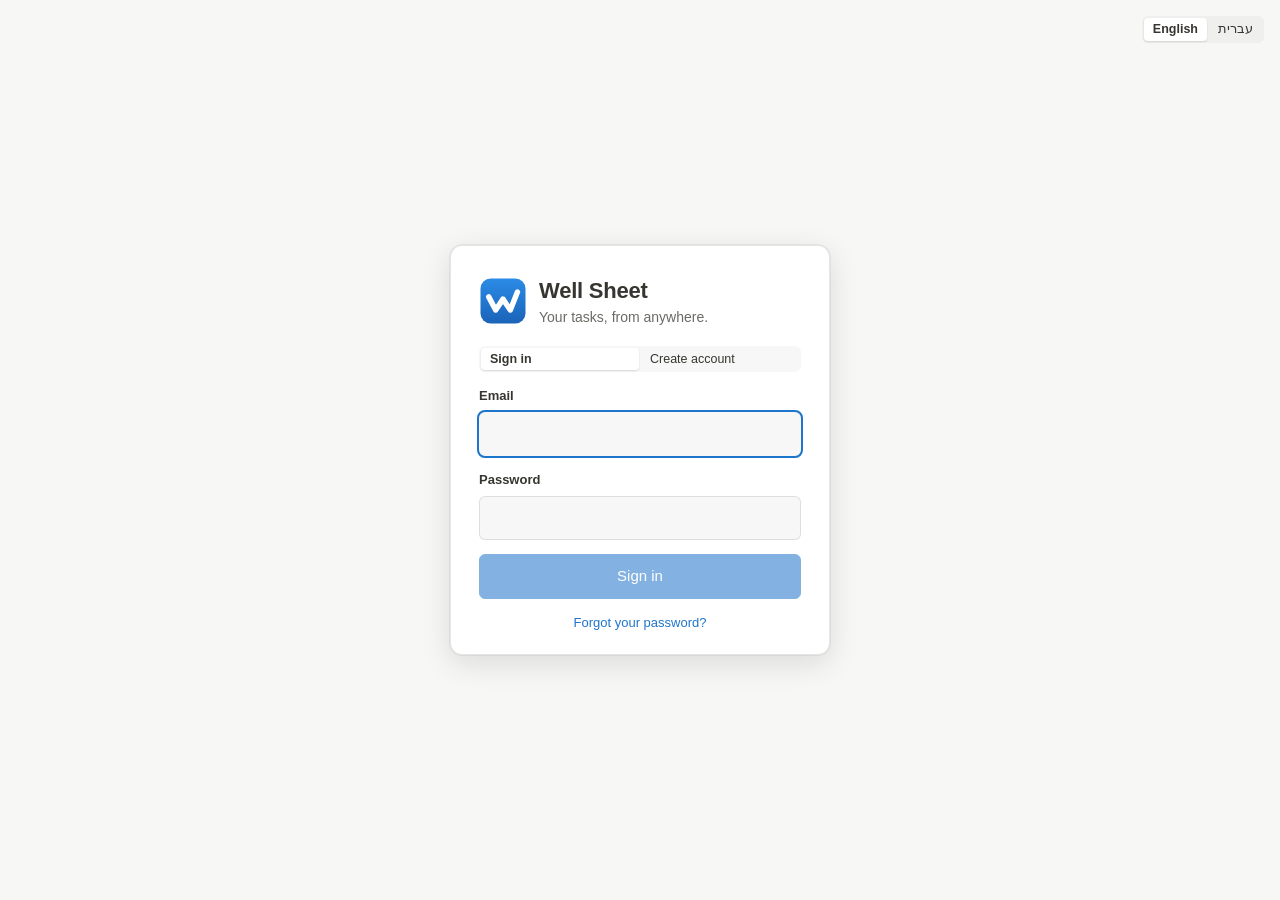
<file: index.html>
<!doctype html>
<html lang="en">
  <head>
    <meta charset="UTF-8" />
    <meta name="viewport" content="width=device-width, initial-scale=1.0" />
    <meta name="robots" content="noindex" />
    <title>Well Sheet</title>
    <link rel="icon" type="image/png" sizes="32x32" href="./favicon-32.png" />
    <link rel="icon" type="image/svg+xml" href="./icon.svg" />
    <script type="module" crossorigin src="./assets/index-DoJhW1lB.js"></script>
    <link rel="stylesheet" crossorigin href="./assets/index-B-pT5W2z.css">
  </head>
  <body>
    <div id="root"></div>
  </body>
</html>
</file>
<file: assets/index-B-pT5W2z.css>
:root{--bg:#fff;--bg-side:#f7f7f5;--bg-hover:#37352f0f;--bg-active:#37352f1a;--bg-card:#fff;--bg-input:#37352f0a;--text:#37352f;--muted:#6b6a65;--border:#37352f21;--accent:#1f75cb;--accent-soft:#2383e21f;--danger:#e03e3e;--warn:#b45309;--warn-soft:#d9730d1f;--ok:#0f7b6c;--shadow:0 8px 30px #0f0f0f1f, 0 0 0 1px #0f0f0f0d;--radius:6px;--lightningcss-light:initial;--lightningcss-dark: ;color-scheme:light}:root[data-theme=dark]{--bg:#191919;--bg-side:#202020;--bg-hover:#ffffff0e;--bg-active:#ffffff1a;--bg-card:#252525;--bg-input:#ffffff0e;--text:#e6e6e4;--muted:#9b9a97;--border:#ffffff1a;--accent:#529cca;--accent-soft:#529cca2e;--danger:#ff7369;--warn:#ffa344;--warn-soft:#ffa34424;--ok:#4dab9a;--shadow:0 8px 30px #00000080, 0 0 0 1px #ffffff0f;--lightningcss-light: ;--lightningcss-dark:initial;color-scheme:dark}*{box-sizing:border-box}html,body,#root{height:100%;margin:0}body{background:var(--bg);color:var(--text);-webkit-font-smoothing:antialiased;font:14px/1.5 Segoe UI,-apple-system,BlinkMacSystemFont,Helvetica Neue,Arial,Noto Sans Hebrew,sans-serif;overflow:hidden}button,input,select,textarea{font:inherit;color:inherit}button{cursor:pointer;background:0 0;border:0;padding:0}input,select,textarea{background:var(--bg-input);border:1px solid var(--border);border-radius:var(--radius);outline:none;padding:4px 8px}input:focus,select:focus,textarea:focus{border-color:var(--accent);box-shadow:0 0 0 2px var(--accent-soft)}select option{background:var(--bg-card);color:var(--text)}code{background:var(--bg-input);word-break:break-all;border-radius:4px;padding:1px 5px;font-family:Consolas,Cascadia Mono,monospace;font-size:12px}.user-text{unicode-bidi:plaintext}[dir=ltr] .user-text{text-align:left}[dir=rtl] .user-text{text-align:right}[dir=ltr] input[dir=auto],[dir=ltr] textarea[dir=auto]{text-align:left}[dir=rtl] input[dir=auto],[dir=rtl] textarea[dir=auto]{text-align:right}bdi{unicode-bidi:isolate}.grow{flex:1;min-width:0}.muted{color:var(--muted)}.small{font-size:12px}.strong{font-weight:600}.hint{color:var(--muted);margin:2px 0 0;font-size:12.5px}.loading{height:100%;color:var(--muted);place-items:center;display:grid}.icon{vertical-align:-2px;flex:none}.icon-btn{width:24px;height:24px;color:var(--muted);border-radius:4px;flex:none;place-items:center;display:inline-grid}.icon-btn:hover{background:var(--bg-hover);color:var(--text)}.hover-only{opacity:0}:hover>.hover-only,:focus-within>.hover-only,.hover-only:focus-visible{opacity:1}.btn{border-radius:var(--radius);border:1px solid var(--border);background:var(--bg-card);white-space:nowrap;align-items:center;gap:6px;padding:5px 12px;display:inline-flex}.btn:hover{background:var(--bg-hover)}.btn.primary{background:var(--accent);border-color:var(--accent);color:#fff}.btn.primary:hover{filter:brightness(1.08)}.btn.ghost{background:0 0;border-color:#0000}.btn.small{padding:2px 8px;font-size:12.5px}.btn-group{gap:4px;display:flex}.link{color:var(--accent);text-align:start}.link:hover{text-decoration:underline}.app{height:100%;display:flex}.sidebar{background:var(--bg-side);border-inline-end:1px solid var(--border);flex-direction:column;flex:none;gap:4px;width:240px;padding:10px 8px;display:flex}.main{flex:1;min-width:0;overflow:auto}.brand{align-items:center;gap:8px;padding:6px 8px 10px;font-weight:600;display:flex}.logo{background:var(--text);width:22px;height:22px;color:var(--bg);border-radius:5px;place-items:center;font-size:13px;font-weight:700;display:inline-grid}.search{border-radius:var(--radius);background:var(--bg-input);color:var(--muted);align-items:center;gap:6px;margin-bottom:6px;padding:0 8px;display:flex}.search input{min-width:0;box-shadow:none;color:var(--text);background:0 0;border:0;flex:1;padding:5px 0}.nav-item,.side-item{text-align:start;width:100%;color:var(--text);border-radius:5px;align-items:center;gap:8px;min-height:28px;padding:4px 8px;display:flex;position:relative}.nav-item:hover,.side-item:hover{background:var(--bg-hover)}.nav-item.active,.side-item.active{background:var(--bg-active);font-weight:600}.nav-item .icon{color:var(--muted)}.count{color:var(--muted);font-size:12px;font-weight:400}.count.warn{color:var(--warn);font-weight:600}.side-scroll{flex:1;margin-top:10px;overflow:auto}.side-group{margin-bottom:12px}.side-title{color:var(--muted);align-items:center;padding:2px 8px;font-size:12px;font-weight:600;display:flex}.side-input,.inline-input{width:100%;margin:2px 0;padding:3px 8px}.side-bottom{border-top:1px solid var(--border);padding-top:6px}.dot{border:1px solid #0000;border-radius:3px;flex:none;width:9px;height:9px;display:inline-block}.hash{text-align:center;flex:none;width:12px;font-weight:700}.popover{inset-inline-end:4px;z-index:20;background:var(--bg-card);box-shadow:var(--shadow);border-radius:var(--radius);min-width:170px;padding:6px;font-weight:400;position:absolute;top:100%}.swatches{flex-wrap:wrap;gap:4px;padding:4px;display:flex}.swatch{border-radius:4px;width:18px;height:18px}.menu-item{text-align:start;border-radius:4px;width:100%;padding:5px 8px;display:block}.menu-item:hover{background:var(--bg-hover)}.menu-item.danger{color:var(--danger)}.main{container:main/inline-size}.view{max-width:1440px;margin:0;padding:clamp(16px,2.6vw,40px) clamp(16px,3.2vw,48px) 80px}.view.wide{max-width:none}.view-header{flex-wrap:wrap;align-items:flex-end;gap:12px;margin-bottom:18px;display:flex}.view-header h1{letter-spacing:-.01em;margin:0;font-size:30px;font-weight:700}.filter-bar{flex-wrap:wrap;align-items:center;gap:6px;display:flex}.filter-bar select{padding:3px 6px;font-size:12.5px}.filter-chip{background:var(--accent-soft);color:var(--accent);border-radius:999px;align-items:center;gap:2px;padding-inline:10px 2px;font-size:12.5px;display:inline-flex}.toggle{color:var(--muted);align-items:center;gap:6px;font-size:13px;display:inline-flex}.section{margin-top:22px}.section h2{border-bottom:1px solid var(--border);align-items:center;gap:8px;margin:0 0 4px;padding-bottom:6px;font-size:14px;font-weight:600;display:flex}.empty{color:var(--muted);text-align:center;padding:40px 0}.quick-add{color:var(--muted);border-radius:var(--radius);align-items:center;gap:8px;padding:4px 8px;display:flex}.quick-add:focus-within{background:var(--bg-input)}.quick-add input{box-shadow:none;color:var(--text);background:0 0;border:0;flex:1;padding:6px 0}.task-row{border-radius:var(--radius);cursor:pointer;border-bottom:1px solid var(--border);align-items:flex-start;gap:10px;padding:7px 8px;display:flex}.task-row:hover{background:var(--bg-hover)}.task-row.selected{background:var(--accent-soft)}.task-main{flex:1;min-width:0}.task-title{word-break:break-word}.is-done .task-title{color:var(--muted);text-decoration:line-through}.doing-dot{background:var(--accent);vertical-align:2px;border-radius:50%;width:7px;height:7px;margin-inline-end:6px;display:inline-block}.check{border:1.5px solid var(--muted);color:#fff;border-radius:4px;flex:none;place-items:center;width:20px;height:20px;margin-top:1px;display:grid}.check:hover{background:var(--bg-hover)}.check.checked{background:var(--accent);border-color:var(--accent)!important}.check.locked{color:var(--muted);border-style:dashed}.meta{color:var(--muted);flex-wrap:wrap;gap:4px 8px;margin-top:3px;font-size:12px;display:flex}.chip{align-items:center;gap:4px;display:inline-flex}.chip.danger{color:var(--danger)}.chip.accent{color:var(--accent)}.chip.warn{color:var(--warn)}.tag{border:1px solid #0000;border-radius:4px;align-items:center;padding:0 6px;font-size:12px;display:inline-flex}.archive-row{position:relative}.archive-date{inset-inline-end:10px;color:var(--muted);font-size:12px;position:absolute;top:8px}.project-header{font-size:16px!important}.month{text-transform:uppercase;letter-spacing:.04em;color:var(--muted);margin:14px 0 2px;font-size:12px;font-weight:600}.board{grid-template-columns:repeat(3,minmax(190px,1fr));align-items:start;gap:14px;display:grid}.column{background:var(--bg-side);border:2px solid #0000;border-radius:8px;min-height:200px;padding:8px}.column.over{border-color:var(--accent)}.column-head{align-items:center;gap:8px;padding:4px 4px 8px;display:flex}.status-pill{border-radius:4px;padding:1px 8px;font-size:12.5px;font-weight:500;display:inline-block}.status-pill.todo{background:#7877742e}.status-pill.doing{color:var(--accent);background:#2383e22e}.status-pill.done{color:var(--ok);background:#0f7b6c2e}.card{background:var(--bg-card);border-radius:var(--radius);box-shadow:0 1px 2px #0f0f0f14, 0 0 0 1px var(--border);cursor:grab;margin-top:6px;padding:8px 10px}.card:hover{box-shadow:0 2px 8px #0f0f0f1f, 0 0 0 1px var(--border)}.card.blocked{opacity:.75}.card-top{align-items:flex-start;gap:8px;display:flex}.column .quick-add{font-size:13px}.calendar{border-top:1px solid var(--border);border-inline-start:1px solid var(--border);grid-template-columns:repeat(7,1fr);display:grid}.cal-head{color:var(--muted);border-inline-end:1px solid var(--border);border-bottom:1px solid var(--border);padding:6px 8px;font-size:12px}.cal-cell{border-inline-end:1px solid var(--border);border-bottom:1px solid var(--border);min-height:112px;padding:4px;overflow:hidden}.cal-cell.other{background:var(--bg-side);color:var(--muted)}.cal-cell.over{background:var(--accent-soft)}.cal-day{justify-content:space-between;align-items:center;padding:0 2px 2px;font-size:12px;display:flex}.cal-cell.today .cal-day bdi{background:var(--danger);color:#fff;border-radius:999px;padding:0 6px;font-weight:600}.cal-task{background:var(--bg-card);box-shadow:0 0 0 1px var(--border);white-space:nowrap;text-overflow:ellipsis;cursor:pointer;unicode-bidi:plaintext;border-inline-start:3px solid;border-radius:4px;margin-bottom:2px;padding:2px 6px;font-size:12px;overflow:hidden}.cal-task.is-done{color:var(--muted);text-decoration:line-through}.cal-input{width:100%;padding:2px 4px;font-size:12px}.more{color:var(--muted);padding:0 4px;font-size:11px}.detail{border-inline-start:1px solid var(--border);background:var(--bg);flex:none;width:400px;padding:14px 20px 40px;overflow:auto}.detail-top{align-items:center;gap:8px;margin-bottom:8px;display:flex}.detail-title{resize:none;field-sizing:content;background:0 0;border:0;width:100%;padding:4px 0;font-size:22px;font-weight:700;box-shadow:none!important}.props{gap:4px;margin:6px 0 14px;display:grid}.field{align-items:flex-start;gap:8px;min-height:30px;display:flex}.field>label{width:96px;color:var(--muted);flex:none;padding-top:5px;font-size:13px}.field-body{flex-wrap:wrap;flex:1;align-items:center;gap:4px;min-width:0;display:flex}.field-body select,.field-body input[type=datetime-local]{padding:3px 6px;font-size:13px}.quick-btns{gap:4px;width:100%;display:flex}.interval{color:var(--muted);align-items:center;gap:4px;font-size:13px;display:inline-flex}.interval input{width:56px;padding:2px 6px}.seg{background:var(--bg-input);border-radius:var(--radius);flex-wrap:wrap;gap:2px;padding:2px;display:inline-flex}.seg button{border-radius:4px;align-items:center;gap:4px;padding:2px 9px;font-size:12.5px;display:inline-flex}.seg button.on{background:var(--bg-card);font-weight:600;box-shadow:0 1px 2px #0000001f}.tag-picker{flex-wrap:wrap;gap:4px;display:flex}.tag-picker .tag{cursor:pointer;border-color:currentColor}.tag-picker .tag.off{opacity:.6}.tag-input{width:100px;padding:1px 6px;font-size:12px}.detail h4{color:var(--muted);align-items:center;gap:6px;margin:18px 0 6px;font-size:13px;font-weight:600;display:flex}.notes{resize:vertical;field-sizing:content;width:100%;min-height:90px}.plain{background:0 0;border:0;flex:1;min-width:0;padding:3px 4px;box-shadow:none!important}.plain:focus{background:var(--bg-input)}.add-line{width:100%;color:var(--muted)}.subtask,.dep,.attachment{align-items:center;gap:6px;padding:1px 0;display:flex}.subtask.is-done .plain,.dep.is-done .link{color:var(--muted);text-decoration:line-through}.dep .link,.attachment .link{text-overflow:ellipsis;white-space:nowrap;flex:1;min-width:0;overflow:hidden}.dep-add{position:relative}.dep-options{z-index:10;background:var(--bg-card);box-shadow:var(--shadow);border-radius:var(--radius);max-height:240px;padding:4px;position:absolute;inset-inline:0;overflow:auto}.sub-label{color:var(--muted);margin-top:8px;font-size:12px}.timeline{gap:2px;font-size:13px;display:grid}.timeline details summary{cursor:pointer;color:var(--muted);font-size:12px}.event{padding:1px 0;font-size:12px}.card-section{border:1px solid var(--border);border-radius:8px;margin-bottom:18px;padding:6px 18px 14px}.card-section h2{margin:10px 0 6px;font-size:15px}.setting-row{border-bottom:1px solid var(--border);align-items:center;gap:16px;padding:10px 0;display:flex}.setting-row:last-of-type{border-bottom:0}.setting-control{flex:none;max-width:60%}.num{width:80px}.switch{width:18px;height:18px;accent-color:var(--accent)}.path-box{flex-wrap:wrap;justify-content:flex-end;align-items:center;gap:6px;display:flex}.button-row{flex-wrap:wrap;gap:8px;margin:10px 0 4px;display:flex}.backup-list{margin-top:8px;font-size:13px}.backup-list summary{cursor:pointer;color:var(--muted)}.backup-item{align-items:center;gap:10px;padding:3px 0;display:flex}.modal-backdrop{z-index:100;background:#0f0f0f73;place-items:center;display:grid;position:fixed;inset:0}.modal{background:var(--bg-card);box-shadow:var(--shadow);border-radius:10px;width:min(640px,92vw);max-height:80vh;padding:18px 22px;overflow:auto}.modal h3{align-items:center;gap:8px;margin:0 0 10px;display:flex}.reminder{border-top:1px solid var(--border);padding:10px 0}.reminder-title{font-size:16px;font-weight:600}.reminder-actions{flex-wrap:wrap;align-items:center;gap:6px;margin-top:8px;display:flex}.toasts{bottom:18px;z-index:200;gap:6px;display:grid;position:fixed;inset-inline-start:50%;transform:translate(-50%)}[dir=rtl] .toasts{transform:translate(50%)}.toast{color:#fff;box-shadow:var(--shadow);background:#2f2f2f;border-radius:8px;max-width:520px;padding:8px 14px;font-size:13px}.toast.error{background:var(--danger)}.toast-action{color:#8ec5ff;font:inherit;cursor:pointer;background:0 0;border:0;margin-inline-start:12px;padding:0;font-weight:600}.toast-action:hover{text-decoration:underline}.toast-action:focus-visible{outline-offset:2px;border-radius:3px;outline:2px solid #8ec5ff}.chevron{margin-top:1px;width:20px;height:20px;color:var(--muted);border-radius:4px;flex:none;place-items:center;margin-inline-end:-6px;display:inline-grid}.chevron:hover{background:var(--bg-active);color:var(--text)}.chevron.open{color:var(--text)}.chevron-space{flex:none;width:20px;margin-inline-end:-6px}.task-row[draggable=true]{cursor:pointer}.task-row.dragging{opacity:.4}.task-row.drop-before{box-shadow:inset 0 2px 0 var(--accent)}.task-row.drop-after{box-shadow:inset 0 -2px 0 var(--accent)}.task-row.drop-inside{background:var(--accent-soft);outline:2px solid var(--accent);outline-offset:-2px}.child-add{margin:2px 0}.group-drop.over{background:var(--accent-soft);border-radius:var(--radius)}.drop-zone{border:2px dashed var(--border);border-radius:var(--radius);color:var(--muted);text-align:center;margin-top:6px;padding:8px;font-size:13px}.progress-chip{color:var(--text)}.progress-chip.ok{color:var(--ok)}.progress{background:var(--bg-active);border-radius:3px;width:36px;height:5px;display:inline-block;overflow:hidden}.progress>span{background:var(--accent);height:100%;display:block}.progress-chip.ok .progress>span{background:var(--ok)}.parent-chip{color:var(--muted);max-width:220px}.parent-chip span{text-overflow:ellipsis;white-space:nowrap;overflow:hidden}.parent-chip:hover{color:var(--accent)}.breadcrumb{color:var(--muted);flex-wrap:wrap;align-items:center;gap:4px;font-size:12.5px;display:flex}.breadcrumb .link{color:var(--muted)}.breadcrumb .link:hover{color:var(--accent)}.child-tasks{gap:1px;display:grid}.child-task{align-items:center;gap:6px;padding:1px 0;display:flex}.child-task .link{text-overflow:ellipsis;white-space:nowrap;min-width:0;color:var(--text);flex:1;overflow:hidden}.child-task.is-done .link{color:var(--muted);text-decoration:line-through}:focus-visible{outline:2px solid var(--accent);outline-offset:1px;border-radius:4px}input:focus-visible,select:focus-visible,textarea:focus-visible{outline:none}.nav-label{color:var(--muted);letter-spacing:.02em;padding:10px 8px 2px;font-size:11px;font-weight:600}.nav-label:first-child{padding-top:0}.stats{grid-template-columns:repeat(4,1fr);gap:10px;margin:4px 0 16px;display:grid}.stat{border:1px solid var(--border);background:var(--bg-card);text-align:start;border-radius:10px;flex-direction:column;align-items:flex-start;gap:2px;padding:10px 14px;display:flex}.stat:not(:disabled):hover{background:var(--bg-hover)}.stat:disabled{cursor:default}.stat-n{font-size:26px;font-weight:700;line-height:1.1}.stat-label{color:var(--muted);font-size:12.5px}.stat.danger:not(.zero){border-color:color-mix(in srgb, var(--danger) 45%, transparent);background:color-mix(in srgb, var(--danger) 7%, var(--bg-card))}.stat.danger:not(.zero) .stat-n{color:var(--danger)}.stat.accent:not(.zero) .stat-n{color:var(--accent)}.stat.warn:not(.zero) .stat-n{color:var(--warn)}.stat.zero .stat-n{color:var(--muted);font-weight:600}.next-up{border:1px solid var(--accent);background:var(--accent-soft);cursor:pointer;border-radius:12px;margin-bottom:14px;padding:12px 16px 14px}.next-up.calm{cursor:default;border-color:var(--border);background:var(--bg-side);color:var(--muted);align-items:center;gap:12px;display:flex}.next-label{color:var(--accent);margin-bottom:4px;font-size:12px;font-weight:700}.next-label .muted{font-weight:400}.next-body{align-items:center;gap:14px;display:flex}.next-title{word-break:break-word;font-size:18px;font-weight:600}.next-actions{flex:none;gap:6px;display:flex}.next-actions .btn{padding:7px 14px}.quick-add{border:1px dashed var(--border);margin:6px 0 4px}.quick-add:focus-within{border-style:solid;border-color:var(--accent)}.child-add{border:0;margin:2px 0}.column .quick-add{border:0}.prio{vertical-align:-1px;margin-inline-end:5px;display:inline-flex}.prio-1{color:#3b82f6}.prio-2{color:#d97706}.prio-3{color:var(--danger)}.chip.waiting{max-width:320px}.chip.waiting span{text-overflow:ellipsis;white-space:nowrap;overflow:hidden}.cal-task.late{color:var(--danger);box-shadow:0 0 0 1px color-mix(in srgb, var(--danger) 50%, transparent)}.stats{grid-template-columns:repeat(auto-fit,minmax(150px,1fr))}.today-grid{grid-template-columns:minmax(0,1fr);column-gap:32px;display:grid}.today-side>.section:first-child{margin-top:22px}@container main (width>=860px){.task-main{flex-wrap:wrap;align-items:baseline;column-gap:18px;display:flex}.task-title{flex:0 auto;max-width:100%}.task-main>.meta{margin-top:0}.archive-row .task-main{display:block}.archive-row .task-main>.meta{margin-top:3px}}@container main (width>=1180px){.today-grid.has-side{grid-template-columns:minmax(0,1.75fr) minmax(300px,1fr)}.today-side{align-self:start;position:sticky;top:0}.today-side>.section:first-child{margin-top:0}.today-side .task-main{display:block}.today-side .task-main>.meta{margin-top:3px}}.view.settings{max-width:1440px}@container main (width<=1239px){.view.settings{max-width:900px}}@container main (width>=1240px){.view.settings{column-count:2;column-gap:18px}.view.settings>*{break-inside:avoid}.view.settings>.view-header{column-span:all}}@container main (width<=600px){.next-body{flex-direction:column;align-items:stretch}.next-actions .btn{flex:1;justify-content:center}}.mobile-bar,.nav-scrim{display:none}@media (width<=1023px){.app{flex-direction:column}.mobile-bar{border-block-end:1px solid var(--border);background:var(--bg-side);flex:none;align-items:center;gap:8px;padding:8px 10px;display:flex}.mobile-bar .icon-btn{width:40px;height:40px}.mobile-title{font-weight:700}.sidebar{z-index:250;width:min(280px,85vw);transition:transform .2s;position:fixed;inset-block:0;inset-inline-start:0;overflow-y:auto;transform:translate(-105%)}[dir=rtl] .sidebar{transform:translate(105%)}.app.nav-open .sidebar{box-shadow:var(--shadow);transform:none}.app.nav-open .nav-scrim{z-index:240;background:#00000059;display:block;position:fixed;inset:0}.detail{z-index:260;width:min(440px,100%);box-shadow:var(--shadow);position:fixed;inset-block:0;inset-inline-end:0}}@media (width<=760px){.detail{width:auto;box-shadow:none;border:0;inset:0}.view-header h1{font-size:26px}.stats{grid-template-columns:repeat(4,minmax(0,1fr));gap:6px;margin-bottom:12px}.stat{text-align:center;border-radius:8px;align-items:center;padding:8px 8px 7px}.stat-n{font-size:20px}.stat-label{font-size:11px;line-height:1.25}.next-title{font-size:16px}}@media (pointer:coarse){.nav-item,.side-item{min-height:40px}.icon-btn{width:36px;height:36px}.task-row{padding-block:10px}.check{width:24px;height:24px}.btn{min-height:38px}.btn.small{min-height:32px}.hover-only{opacity:1}}@media (prefers-reduced-motion:reduce){*{scroll-behavior:auto!important;transition:none!important}}:root[data-theme=dark] .btn.primary{color:#0f1720}.btn.danger{color:#fff;background:var(--danger);border-color:var(--danger)}.btn.danger:hover{filter:brightness(1.08);background:var(--danger)}:root[data-theme=dark] .btn.danger{color:#1a0d0d}.notes{columns:340px;column-gap:14px}.note{break-inside:avoid;border:1px solid var(--border);background:color-mix(in srgb, var(--note) 6%, var(--bg-card));border-block-start:3px solid var(--note);border-radius:12px;margin-bottom:14px;overflow:hidden}.note-head{text-align:start;align-items:center;gap:8px;width:100%;padding:10px 14px 6px;font-size:14.5px;font-weight:700;display:flex}.note-head .icon{color:var(--muted)}.note.collapsed .note-head{padding-block-end:10px}.note-name{text-overflow:ellipsis;white-space:nowrap;flex:1;min-width:0;overflow:hidden}.note-count{color:var(--muted);font-size:12.5px;font-weight:500}.note-body{padding:0 6px 8px}.note-block+.note-block{margin-top:6px}.note-parent{color:var(--muted);align-items:center;gap:5px;padding:4px 8px 2px;font-size:12px;font-weight:600;display:flex}.note-item{cursor:pointer;border-radius:8px;align-items:center;gap:10px;min-height:34px;padding:5px 8px;display:flex}.note-item:hover{background:var(--bg-hover)}.note-item.selected{background:var(--accent-soft)}.note-item .check{margin-top:0}.note-title{word-break:break-word;flex:1;min-width:0;line-height:1.35}.note-chip{color:var(--muted);background:var(--bg-input);border-radius:999px;flex:none;align-items:center;gap:3px;padding:1px 8px;font-size:11.5px;display:inline-flex}.note-chip.danger{color:var(--danger);background:color-mix(in srgb, var(--danger) 10%, transparent)}.note-chip.accent{color:var(--accent);background:var(--accent-soft)}.note-chip.warn{color:var(--warn);background:var(--warn-soft)}.note-more{color:var(--accent);margin:4px 8px 0;font-size:12.5px;font-weight:600;display:block}.note-more:hover{text-decoration:underline}.waiting-group{margin-top:8px}.plain-head{color:var(--muted);width:auto;padding-inline:4px;font-size:13.5px;font-weight:600}.waiting-list{columns:340px;opacity:.8;column-gap:14px}.waiting-list .note-item{break-inside:avoid}@media (pointer:coarse){.note-item{min-height:44px}}.cloud-fields{grid-template-columns:1fr 1fr;gap:10px;margin:10px 0;display:grid}.cloud-fields label{flex-direction:column;gap:4px;font-size:13px;font-weight:600;display:flex}.cloud-fields input{font:inherit;border-radius:var(--radius);border:1px solid var(--border);background:var(--bg-input);color:var(--text);padding:7px 10px;font-weight:400}.cloud-error{color:var(--danger);margin:6px 0;font-size:13px}.cloud-choose{border:1px solid var(--accent);background:var(--accent-soft);border-radius:10px;padding:12px 14px}.cloud-account .cloud-dot{background:var(--ok);border-radius:50%;width:8px;height:8px;margin-inline-end:4px;display:inline-block}.cloud-account .cloud-dot.saving{background:var(--accent)}.cloud-account .cloud-dot.offline{background:var(--warn)}@media (width<=760px){.cloud-fields{grid-template-columns:1fr}}.sync-pill{bottom:14px;z-index:200;border:1px solid var(--border);background:var(--bg);color:var(--text);font:inherit;box-shadow:var(--shadow);cursor:pointer;border-radius:999px;align-items:center;gap:7px;padding:5px 12px;font-size:12px;font-weight:600;display:inline-flex;position:fixed;inset-inline-end:14px}.sync-dot{background:var(--ok);border-radius:50%;width:8px;height:8px}.sync-dot.saving{background:var(--accent)}.sync-dot.offline{background:var(--warn)}.prio-list{flex-direction:column;gap:6px;margin:10px 0;padding:0;list-style:none;display:flex}.prio-list li{border:1px solid var(--border);background:var(--bg);border-radius:8px;align-items:center;gap:10px;padding:8px 10px;display:flex}.prio-list li.off{opacity:.55}.prio-num{background:var(--accent-soft);width:22px;height:22px;color:var(--accent);border-radius:50%;flex:none;place-items:center;font-size:12px;font-weight:700;display:inline-grid}.prio-name{font-weight:600}.prio-list .icon-btn{width:28px;height:28px}.prio-list .icon-btn:disabled{opacity:.3;cursor:default}.prio-sub{margin:18px 0 0;font-size:14px}.auth-page{background:var(--bg-side);min-height:100vh;color:var(--text);box-sizing:border-box;justify-content:center;align-items:center;padding:24px 16px;display:flex;position:relative}.auth-lang{top:16px;position:absolute;inset-inline-end:16px}.auth-card{background:var(--bg-card);border:1px solid var(--border);width:100%;max-width:380px;box-shadow:var(--shadow);box-sizing:border-box;border-radius:12px;flex-direction:column;gap:14px;padding:28px 28px 22px;display:flex}.auth-brand{align-items:center;gap:12px;margin-bottom:4px;display:flex}.auth-name{letter-spacing:-.01em;font-size:22px;font-weight:700}.auth-tagline{color:var(--muted);font-size:14px}.auth-title{margin:0;font-size:17px}.auth-tabs{display:flex}.auth-tabs button{flex:1}.auth-field{flex-direction:column;gap:6px;font-size:13px;font-weight:600;display:flex}.auth-field input{font:inherit;border-radius:var(--radius);border:1px solid var(--border);background:var(--bg-input);color:var(--text);padding:10px 12px;font-size:15px;font-weight:400}.auth-field input:focus{outline:2px solid var(--accent);outline-offset:0;border-color:#0000}.auth-hint{color:var(--muted);font-weight:400}.auth-msg{border-radius:var(--radius);padding:9px 11px;font-size:13px;line-height:1.45}.auth-msg.error{color:var(--danger);background:#e03e3e1a}.auth-msg.info{background:var(--accent-soft);color:var(--text)}.auth-submit{justify-content:center;padding:10px 14px;font-size:15px}.auth-submit:disabled{opacity:.55;cursor:default}.auth-link{align-self:center;font-size:13px}.auth-loading{color:var(--muted);align-items:center;gap:12px;font-size:15px;display:flex}.cloud-badge{bottom:14px;z-index:300;flex-direction:column;align-items:flex-end;gap:8px;max-width:calc(100vw - 28px);display:flex;position:fixed;inset-inline-end:14px}.cloud-pill{border:1px solid var(--border);background:var(--bg);color:var(--text);font:inherit;box-shadow:var(--shadow);cursor:pointer;border-radius:999px;align-items:center;gap:7px;padding:5px 12px;font-size:12px;font-weight:600;display:inline-flex}.cloud-dot{background:var(--ok);border-radius:50%;flex:none;width:8px;height:8px;display:inline-block}.cloud-dot.saving{background:var(--accent);animation:1s ease-in-out infinite ws-pulse}.cloud-dot.offline{background:var(--warn)}@keyframes ws-pulse{50%{opacity:.35}}@media (prefers-reduced-motion:reduce){.cloud-dot.saving{animation:none}}.cloud-pop,.cloud-notice{box-sizing:border-box;background:var(--bg);width:290px;max-width:100%;color:var(--text);border:1px solid var(--border);box-shadow:var(--shadow);border-radius:10px;padding:12px 14px;font-size:13px}.cloud-notice.warn{border-color:var(--warn);background:var(--warn-soft)}.cloud-email{word-break:break-all;margin-bottom:4px;font-weight:600}.cloud-pop p{margin:8px 0}.cloud-pop .small,.cloud-notice .small{font-size:12px}.cloud-pop .muted{color:var(--muted)}.cloud-actions{justify-content:space-between;align-items:center;margin-top:8px;display:flex}
</file>
<file: beta/assets/index-B-pT5W2z.css>
:root{--bg:#fff;--bg-side:#f7f7f5;--bg-hover:#37352f0f;--bg-active:#37352f1a;--bg-card:#fff;--bg-input:#37352f0a;--text:#37352f;--muted:#6b6a65;--border:#37352f21;--accent:#1f75cb;--accent-soft:#2383e21f;--danger:#e03e3e;--warn:#b45309;--warn-soft:#d9730d1f;--ok:#0f7b6c;--shadow:0 8px 30px #0f0f0f1f, 0 0 0 1px #0f0f0f0d;--radius:6px;--lightningcss-light:initial;--lightningcss-dark: ;color-scheme:light}:root[data-theme=dark]{--bg:#191919;--bg-side:#202020;--bg-hover:#ffffff0e;--bg-active:#ffffff1a;--bg-card:#252525;--bg-input:#ffffff0e;--text:#e6e6e4;--muted:#9b9a97;--border:#ffffff1a;--accent:#529cca;--accent-soft:#529cca2e;--danger:#ff7369;--warn:#ffa344;--warn-soft:#ffa34424;--ok:#4dab9a;--shadow:0 8px 30px #00000080, 0 0 0 1px #ffffff0f;--lightningcss-light: ;--lightningcss-dark:initial;color-scheme:dark}*{box-sizing:border-box}html,body,#root{height:100%;margin:0}body{background:var(--bg);color:var(--text);-webkit-font-smoothing:antialiased;font:14px/1.5 Segoe UI,-apple-system,BlinkMacSystemFont,Helvetica Neue,Arial,Noto Sans Hebrew,sans-serif;overflow:hidden}button,input,select,textarea{font:inherit;color:inherit}button{cursor:pointer;background:0 0;border:0;padding:0}input,select,textarea{background:var(--bg-input);border:1px solid var(--border);border-radius:var(--radius);outline:none;padding:4px 8px}input:focus,select:focus,textarea:focus{border-color:var(--accent);box-shadow:0 0 0 2px var(--accent-soft)}select option{background:var(--bg-card);color:var(--text)}code{background:var(--bg-input);word-break:break-all;border-radius:4px;padding:1px 5px;font-family:Consolas,Cascadia Mono,monospace;font-size:12px}.user-text{unicode-bidi:plaintext}[dir=ltr] .user-text{text-align:left}[dir=rtl] .user-text{text-align:right}[dir=ltr] input[dir=auto],[dir=ltr] textarea[dir=auto]{text-align:left}[dir=rtl] input[dir=auto],[dir=rtl] textarea[dir=auto]{text-align:right}bdi{unicode-bidi:isolate}.grow{flex:1;min-width:0}.muted{color:var(--muted)}.small{font-size:12px}.strong{font-weight:600}.hint{color:var(--muted);margin:2px 0 0;font-size:12.5px}.loading{height:100%;color:var(--muted);place-items:center;display:grid}.icon{vertical-align:-2px;flex:none}.icon-btn{width:24px;height:24px;color:var(--muted);border-radius:4px;flex:none;place-items:center;display:inline-grid}.icon-btn:hover{background:var(--bg-hover);color:var(--text)}.hover-only{opacity:0}:hover>.hover-only,:focus-within>.hover-only,.hover-only:focus-visible{opacity:1}.btn{border-radius:var(--radius);border:1px solid var(--border);background:var(--bg-card);white-space:nowrap;align-items:center;gap:6px;padding:5px 12px;display:inline-flex}.btn:hover{background:var(--bg-hover)}.btn.primary{background:var(--accent);border-color:var(--accent);color:#fff}.btn.primary:hover{filter:brightness(1.08)}.btn.ghost{background:0 0;border-color:#0000}.btn.small{padding:2px 8px;font-size:12.5px}.btn-group{gap:4px;display:flex}.link{color:var(--accent);text-align:start}.link:hover{text-decoration:underline}.app{height:100%;display:flex}.sidebar{background:var(--bg-side);border-inline-end:1px solid var(--border);flex-direction:column;flex:none;gap:4px;width:240px;padding:10px 8px;display:flex}.main{flex:1;min-width:0;overflow:auto}.brand{align-items:center;gap:8px;padding:6px 8px 10px;font-weight:600;display:flex}.logo{background:var(--text);width:22px;height:22px;color:var(--bg);border-radius:5px;place-items:center;font-size:13px;font-weight:700;display:inline-grid}.search{border-radius:var(--radius);background:var(--bg-input);color:var(--muted);align-items:center;gap:6px;margin-bottom:6px;padding:0 8px;display:flex}.search input{min-width:0;box-shadow:none;color:var(--text);background:0 0;border:0;flex:1;padding:5px 0}.nav-item,.side-item{text-align:start;width:100%;color:var(--text);border-radius:5px;align-items:center;gap:8px;min-height:28px;padding:4px 8px;display:flex;position:relative}.nav-item:hover,.side-item:hover{background:var(--bg-hover)}.nav-item.active,.side-item.active{background:var(--bg-active);font-weight:600}.nav-item .icon{color:var(--muted)}.count{color:var(--muted);font-size:12px;font-weight:400}.count.warn{color:var(--warn);font-weight:600}.side-scroll{flex:1;margin-top:10px;overflow:auto}.side-group{margin-bottom:12px}.side-title{color:var(--muted);align-items:center;padding:2px 8px;font-size:12px;font-weight:600;display:flex}.side-input,.inline-input{width:100%;margin:2px 0;padding:3px 8px}.side-bottom{border-top:1px solid var(--border);padding-top:6px}.dot{border:1px solid #0000;border-radius:3px;flex:none;width:9px;height:9px;display:inline-block}.hash{text-align:center;flex:none;width:12px;font-weight:700}.popover{inset-inline-end:4px;z-index:20;background:var(--bg-card);box-shadow:var(--shadow);border-radius:var(--radius);min-width:170px;padding:6px;font-weight:400;position:absolute;top:100%}.swatches{flex-wrap:wrap;gap:4px;padding:4px;display:flex}.swatch{border-radius:4px;width:18px;height:18px}.menu-item{text-align:start;border-radius:4px;width:100%;padding:5px 8px;display:block}.menu-item:hover{background:var(--bg-hover)}.menu-item.danger{color:var(--danger)}.main{container:main/inline-size}.view{max-width:1440px;margin:0;padding:clamp(16px,2.6vw,40px) clamp(16px,3.2vw,48px) 80px}.view.wide{max-width:none}.view-header{flex-wrap:wrap;align-items:flex-end;gap:12px;margin-bottom:18px;display:flex}.view-header h1{letter-spacing:-.01em;margin:0;font-size:30px;font-weight:700}.filter-bar{flex-wrap:wrap;align-items:center;gap:6px;display:flex}.filter-bar select{padding:3px 6px;font-size:12.5px}.filter-chip{background:var(--accent-soft);color:var(--accent);border-radius:999px;align-items:center;gap:2px;padding-inline:10px 2px;font-size:12.5px;display:inline-flex}.toggle{color:var(--muted);align-items:center;gap:6px;font-size:13px;display:inline-flex}.section{margin-top:22px}.section h2{border-bottom:1px solid var(--border);align-items:center;gap:8px;margin:0 0 4px;padding-bottom:6px;font-size:14px;font-weight:600;display:flex}.empty{color:var(--muted);text-align:center;padding:40px 0}.quick-add{color:var(--muted);border-radius:var(--radius);align-items:center;gap:8px;padding:4px 8px;display:flex}.quick-add:focus-within{background:var(--bg-input)}.quick-add input{box-shadow:none;color:var(--text);background:0 0;border:0;flex:1;padding:6px 0}.task-row{border-radius:var(--radius);cursor:pointer;border-bottom:1px solid var(--border);align-items:flex-start;gap:10px;padding:7px 8px;display:flex}.task-row:hover{background:var(--bg-hover)}.task-row.selected{background:var(--accent-soft)}.task-main{flex:1;min-width:0}.task-title{word-break:break-word}.is-done .task-title{color:var(--muted);text-decoration:line-through}.doing-dot{background:var(--accent);vertical-align:2px;border-radius:50%;width:7px;height:7px;margin-inline-end:6px;display:inline-block}.check{border:1.5px solid var(--muted);color:#fff;border-radius:4px;flex:none;place-items:center;width:20px;height:20px;margin-top:1px;display:grid}.check:hover{background:var(--bg-hover)}.check.checked{background:var(--accent);border-color:var(--accent)!important}.check.locked{color:var(--muted);border-style:dashed}.meta{color:var(--muted);flex-wrap:wrap;gap:4px 8px;margin-top:3px;font-size:12px;display:flex}.chip{align-items:center;gap:4px;display:inline-flex}.chip.danger{color:var(--danger)}.chip.accent{color:var(--accent)}.chip.warn{color:var(--warn)}.tag{border:1px solid #0000;border-radius:4px;align-items:center;padding:0 6px;font-size:12px;display:inline-flex}.archive-row{position:relative}.archive-date{inset-inline-end:10px;color:var(--muted);font-size:12px;position:absolute;top:8px}.project-header{font-size:16px!important}.month{text-transform:uppercase;letter-spacing:.04em;color:var(--muted);margin:14px 0 2px;font-size:12px;font-weight:600}.board{grid-template-columns:repeat(3,minmax(190px,1fr));align-items:start;gap:14px;display:grid}.column{background:var(--bg-side);border:2px solid #0000;border-radius:8px;min-height:200px;padding:8px}.column.over{border-color:var(--accent)}.column-head{align-items:center;gap:8px;padding:4px 4px 8px;display:flex}.status-pill{border-radius:4px;padding:1px 8px;font-size:12.5px;font-weight:500;display:inline-block}.status-pill.todo{background:#7877742e}.status-pill.doing{color:var(--accent);background:#2383e22e}.status-pill.done{color:var(--ok);background:#0f7b6c2e}.card{background:var(--bg-card);border-radius:var(--radius);box-shadow:0 1px 2px #0f0f0f14, 0 0 0 1px var(--border);cursor:grab;margin-top:6px;padding:8px 10px}.card:hover{box-shadow:0 2px 8px #0f0f0f1f, 0 0 0 1px var(--border)}.card.blocked{opacity:.75}.card-top{align-items:flex-start;gap:8px;display:flex}.column .quick-add{font-size:13px}.calendar{border-top:1px solid var(--border);border-inline-start:1px solid var(--border);grid-template-columns:repeat(7,1fr);display:grid}.cal-head{color:var(--muted);border-inline-end:1px solid var(--border);border-bottom:1px solid var(--border);padding:6px 8px;font-size:12px}.cal-cell{border-inline-end:1px solid var(--border);border-bottom:1px solid var(--border);min-height:112px;padding:4px;overflow:hidden}.cal-cell.other{background:var(--bg-side);color:var(--muted)}.cal-cell.over{background:var(--accent-soft)}.cal-day{justify-content:space-between;align-items:center;padding:0 2px 2px;font-size:12px;display:flex}.cal-cell.today .cal-day bdi{background:var(--danger);color:#fff;border-radius:999px;padding:0 6px;font-weight:600}.cal-task{background:var(--bg-card);box-shadow:0 0 0 1px var(--border);white-space:nowrap;text-overflow:ellipsis;cursor:pointer;unicode-bidi:plaintext;border-inline-start:3px solid;border-radius:4px;margin-bottom:2px;padding:2px 6px;font-size:12px;overflow:hidden}.cal-task.is-done{color:var(--muted);text-decoration:line-through}.cal-input{width:100%;padding:2px 4px;font-size:12px}.more{color:var(--muted);padding:0 4px;font-size:11px}.detail{border-inline-start:1px solid var(--border);background:var(--bg);flex:none;width:400px;padding:14px 20px 40px;overflow:auto}.detail-top{align-items:center;gap:8px;margin-bottom:8px;display:flex}.detail-title{resize:none;field-sizing:content;background:0 0;border:0;width:100%;padding:4px 0;font-size:22px;font-weight:700;box-shadow:none!important}.props{gap:4px;margin:6px 0 14px;display:grid}.field{align-items:flex-start;gap:8px;min-height:30px;display:flex}.field>label{width:96px;color:var(--muted);flex:none;padding-top:5px;font-size:13px}.field-body{flex-wrap:wrap;flex:1;align-items:center;gap:4px;min-width:0;display:flex}.field-body select,.field-body input[type=datetime-local]{padding:3px 6px;font-size:13px}.quick-btns{gap:4px;width:100%;display:flex}.interval{color:var(--muted);align-items:center;gap:4px;font-size:13px;display:inline-flex}.interval input{width:56px;padding:2px 6px}.seg{background:var(--bg-input);border-radius:var(--radius);flex-wrap:wrap;gap:2px;padding:2px;display:inline-flex}.seg button{border-radius:4px;align-items:center;gap:4px;padding:2px 9px;font-size:12.5px;display:inline-flex}.seg button.on{background:var(--bg-card);font-weight:600;box-shadow:0 1px 2px #0000001f}.tag-picker{flex-wrap:wrap;gap:4px;display:flex}.tag-picker .tag{cursor:pointer;border-color:currentColor}.tag-picker .tag.off{opacity:.6}.tag-input{width:100px;padding:1px 6px;font-size:12px}.detail h4{color:var(--muted);align-items:center;gap:6px;margin:18px 0 6px;font-size:13px;font-weight:600;display:flex}.notes{resize:vertical;field-sizing:content;width:100%;min-height:90px}.plain{background:0 0;border:0;flex:1;min-width:0;padding:3px 4px;box-shadow:none!important}.plain:focus{background:var(--bg-input)}.add-line{width:100%;color:var(--muted)}.subtask,.dep,.attachment{align-items:center;gap:6px;padding:1px 0;display:flex}.subtask.is-done .plain,.dep.is-done .link{color:var(--muted);text-decoration:line-through}.dep .link,.attachment .link{text-overflow:ellipsis;white-space:nowrap;flex:1;min-width:0;overflow:hidden}.dep-add{position:relative}.dep-options{z-index:10;background:var(--bg-card);box-shadow:var(--shadow);border-radius:var(--radius);max-height:240px;padding:4px;position:absolute;inset-inline:0;overflow:auto}.sub-label{color:var(--muted);margin-top:8px;font-size:12px}.timeline{gap:2px;font-size:13px;display:grid}.timeline details summary{cursor:pointer;color:var(--muted);font-size:12px}.event{padding:1px 0;font-size:12px}.card-section{border:1px solid var(--border);border-radius:8px;margin-bottom:18px;padding:6px 18px 14px}.card-section h2{margin:10px 0 6px;font-size:15px}.setting-row{border-bottom:1px solid var(--border);align-items:center;gap:16px;padding:10px 0;display:flex}.setting-row:last-of-type{border-bottom:0}.setting-control{flex:none;max-width:60%}.num{width:80px}.switch{width:18px;height:18px;accent-color:var(--accent)}.path-box{flex-wrap:wrap;justify-content:flex-end;align-items:center;gap:6px;display:flex}.button-row{flex-wrap:wrap;gap:8px;margin:10px 0 4px;display:flex}.backup-list{margin-top:8px;font-size:13px}.backup-list summary{cursor:pointer;color:var(--muted)}.backup-item{align-items:center;gap:10px;padding:3px 0;display:flex}.modal-backdrop{z-index:100;background:#0f0f0f73;place-items:center;display:grid;position:fixed;inset:0}.modal{background:var(--bg-card);box-shadow:var(--shadow);border-radius:10px;width:min(640px,92vw);max-height:80vh;padding:18px 22px;overflow:auto}.modal h3{align-items:center;gap:8px;margin:0 0 10px;display:flex}.reminder{border-top:1px solid var(--border);padding:10px 0}.reminder-title{font-size:16px;font-weight:600}.reminder-actions{flex-wrap:wrap;align-items:center;gap:6px;margin-top:8px;display:flex}.toasts{bottom:18px;z-index:200;gap:6px;display:grid;position:fixed;inset-inline-start:50%;transform:translate(-50%)}[dir=rtl] .toasts{transform:translate(50%)}.toast{color:#fff;box-shadow:var(--shadow);background:#2f2f2f;border-radius:8px;max-width:520px;padding:8px 14px;font-size:13px}.toast.error{background:var(--danger)}.toast-action{color:#8ec5ff;font:inherit;cursor:pointer;background:0 0;border:0;margin-inline-start:12px;padding:0;font-weight:600}.toast-action:hover{text-decoration:underline}.toast-action:focus-visible{outline-offset:2px;border-radius:3px;outline:2px solid #8ec5ff}.chevron{margin-top:1px;width:20px;height:20px;color:var(--muted);border-radius:4px;flex:none;place-items:center;margin-inline-end:-6px;display:inline-grid}.chevron:hover{background:var(--bg-active);color:var(--text)}.chevron.open{color:var(--text)}.chevron-space{flex:none;width:20px;margin-inline-end:-6px}.task-row[draggable=true]{cursor:pointer}.task-row.dragging{opacity:.4}.task-row.drop-before{box-shadow:inset 0 2px 0 var(--accent)}.task-row.drop-after{box-shadow:inset 0 -2px 0 var(--accent)}.task-row.drop-inside{background:var(--accent-soft);outline:2px solid var(--accent);outline-offset:-2px}.child-add{margin:2px 0}.group-drop.over{background:var(--accent-soft);border-radius:var(--radius)}.drop-zone{border:2px dashed var(--border);border-radius:var(--radius);color:var(--muted);text-align:center;margin-top:6px;padding:8px;font-size:13px}.progress-chip{color:var(--text)}.progress-chip.ok{color:var(--ok)}.progress{background:var(--bg-active);border-radius:3px;width:36px;height:5px;display:inline-block;overflow:hidden}.progress>span{background:var(--accent);height:100%;display:block}.progress-chip.ok .progress>span{background:var(--ok)}.parent-chip{color:var(--muted);max-width:220px}.parent-chip span{text-overflow:ellipsis;white-space:nowrap;overflow:hidden}.parent-chip:hover{color:var(--accent)}.breadcrumb{color:var(--muted);flex-wrap:wrap;align-items:center;gap:4px;font-size:12.5px;display:flex}.breadcrumb .link{color:var(--muted)}.breadcrumb .link:hover{color:var(--accent)}.child-tasks{gap:1px;display:grid}.child-task{align-items:center;gap:6px;padding:1px 0;display:flex}.child-task .link{text-overflow:ellipsis;white-space:nowrap;min-width:0;color:var(--text);flex:1;overflow:hidden}.child-task.is-done .link{color:var(--muted);text-decoration:line-through}:focus-visible{outline:2px solid var(--accent);outline-offset:1px;border-radius:4px}input:focus-visible,select:focus-visible,textarea:focus-visible{outline:none}.nav-label{color:var(--muted);letter-spacing:.02em;padding:10px 8px 2px;font-size:11px;font-weight:600}.nav-label:first-child{padding-top:0}.stats{grid-template-columns:repeat(4,1fr);gap:10px;margin:4px 0 16px;display:grid}.stat{border:1px solid var(--border);background:var(--bg-card);text-align:start;border-radius:10px;flex-direction:column;align-items:flex-start;gap:2px;padding:10px 14px;display:flex}.stat:not(:disabled):hover{background:var(--bg-hover)}.stat:disabled{cursor:default}.stat-n{font-size:26px;font-weight:700;line-height:1.1}.stat-label{color:var(--muted);font-size:12.5px}.stat.danger:not(.zero){border-color:color-mix(in srgb, var(--danger) 45%, transparent);background:color-mix(in srgb, var(--danger) 7%, var(--bg-card))}.stat.danger:not(.zero) .stat-n{color:var(--danger)}.stat.accent:not(.zero) .stat-n{color:var(--accent)}.stat.warn:not(.zero) .stat-n{color:var(--warn)}.stat.zero .stat-n{color:var(--muted);font-weight:600}.next-up{border:1px solid var(--accent);background:var(--accent-soft);cursor:pointer;border-radius:12px;margin-bottom:14px;padding:12px 16px 14px}.next-up.calm{cursor:default;border-color:var(--border);background:var(--bg-side);color:var(--muted);align-items:center;gap:12px;display:flex}.next-label{color:var(--accent);margin-bottom:4px;font-size:12px;font-weight:700}.next-label .muted{font-weight:400}.next-body{align-items:center;gap:14px;display:flex}.next-title{word-break:break-word;font-size:18px;font-weight:600}.next-actions{flex:none;gap:6px;display:flex}.next-actions .btn{padding:7px 14px}.quick-add{border:1px dashed var(--border);margin:6px 0 4px}.quick-add:focus-within{border-style:solid;border-color:var(--accent)}.child-add{border:0;margin:2px 0}.column .quick-add{border:0}.prio{vertical-align:-1px;margin-inline-end:5px;display:inline-flex}.prio-1{color:#3b82f6}.prio-2{color:#d97706}.prio-3{color:var(--danger)}.chip.waiting{max-width:320px}.chip.waiting span{text-overflow:ellipsis;white-space:nowrap;overflow:hidden}.cal-task.late{color:var(--danger);box-shadow:0 0 0 1px color-mix(in srgb, var(--danger) 50%, transparent)}.stats{grid-template-columns:repeat(auto-fit,minmax(150px,1fr))}.today-grid{grid-template-columns:minmax(0,1fr);column-gap:32px;display:grid}.today-side>.section:first-child{margin-top:22px}@container main (width>=860px){.task-main{flex-wrap:wrap;align-items:baseline;column-gap:18px;display:flex}.task-title{flex:0 auto;max-width:100%}.task-main>.meta{margin-top:0}.archive-row .task-main{display:block}.archive-row .task-main>.meta{margin-top:3px}}@container main (width>=1180px){.today-grid.has-side{grid-template-columns:minmax(0,1.75fr) minmax(300px,1fr)}.today-side{align-self:start;position:sticky;top:0}.today-side>.section:first-child{margin-top:0}.today-side .task-main{display:block}.today-side .task-main>.meta{margin-top:3px}}.view.settings{max-width:1440px}@container main (width<=1239px){.view.settings{max-width:900px}}@container main (width>=1240px){.view.settings{column-count:2;column-gap:18px}.view.settings>*{break-inside:avoid}.view.settings>.view-header{column-span:all}}@container main (width<=600px){.next-body{flex-direction:column;align-items:stretch}.next-actions .btn{flex:1;justify-content:center}}.mobile-bar,.nav-scrim{display:none}@media (width<=1023px){.app{flex-direction:column}.mobile-bar{border-block-end:1px solid var(--border);background:var(--bg-side);flex:none;align-items:center;gap:8px;padding:8px 10px;display:flex}.mobile-bar .icon-btn{width:40px;height:40px}.mobile-title{font-weight:700}.sidebar{z-index:250;width:min(280px,85vw);transition:transform .2s;position:fixed;inset-block:0;inset-inline-start:0;overflow-y:auto;transform:translate(-105%)}[dir=rtl] .sidebar{transform:translate(105%)}.app.nav-open .sidebar{box-shadow:var(--shadow);transform:none}.app.nav-open .nav-scrim{z-index:240;background:#00000059;display:block;position:fixed;inset:0}.detail{z-index:260;width:min(440px,100%);box-shadow:var(--shadow);position:fixed;inset-block:0;inset-inline-end:0}}@media (width<=760px){.detail{width:auto;box-shadow:none;border:0;inset:0}.view-header h1{font-size:26px}.stats{grid-template-columns:repeat(4,minmax(0,1fr));gap:6px;margin-bottom:12px}.stat{text-align:center;border-radius:8px;align-items:center;padding:8px 8px 7px}.stat-n{font-size:20px}.stat-label{font-size:11px;line-height:1.25}.next-title{font-size:16px}}@media (pointer:coarse){.nav-item,.side-item{min-height:40px}.icon-btn{width:36px;height:36px}.task-row{padding-block:10px}.check{width:24px;height:24px}.btn{min-height:38px}.btn.small{min-height:32px}.hover-only{opacity:1}}@media (prefers-reduced-motion:reduce){*{scroll-behavior:auto!important;transition:none!important}}:root[data-theme=dark] .btn.primary{color:#0f1720}.btn.danger{color:#fff;background:var(--danger);border-color:var(--danger)}.btn.danger:hover{filter:brightness(1.08);background:var(--danger)}:root[data-theme=dark] .btn.danger{color:#1a0d0d}.notes{columns:340px;column-gap:14px}.note{break-inside:avoid;border:1px solid var(--border);background:color-mix(in srgb, var(--note) 6%, var(--bg-card));border-block-start:3px solid var(--note);border-radius:12px;margin-bottom:14px;overflow:hidden}.note-head{text-align:start;align-items:center;gap:8px;width:100%;padding:10px 14px 6px;font-size:14.5px;font-weight:700;display:flex}.note-head .icon{color:var(--muted)}.note.collapsed .note-head{padding-block-end:10px}.note-name{text-overflow:ellipsis;white-space:nowrap;flex:1;min-width:0;overflow:hidden}.note-count{color:var(--muted);font-size:12.5px;font-weight:500}.note-body{padding:0 6px 8px}.note-block+.note-block{margin-top:6px}.note-parent{color:var(--muted);align-items:center;gap:5px;padding:4px 8px 2px;font-size:12px;font-weight:600;display:flex}.note-item{cursor:pointer;border-radius:8px;align-items:center;gap:10px;min-height:34px;padding:5px 8px;display:flex}.note-item:hover{background:var(--bg-hover)}.note-item.selected{background:var(--accent-soft)}.note-item .check{margin-top:0}.note-title{word-break:break-word;flex:1;min-width:0;line-height:1.35}.note-chip{color:var(--muted);background:var(--bg-input);border-radius:999px;flex:none;align-items:center;gap:3px;padding:1px 8px;font-size:11.5px;display:inline-flex}.note-chip.danger{color:var(--danger);background:color-mix(in srgb, var(--danger) 10%, transparent)}.note-chip.accent{color:var(--accent);background:var(--accent-soft)}.note-chip.warn{color:var(--warn);background:var(--warn-soft)}.note-more{color:var(--accent);margin:4px 8px 0;font-size:12.5px;font-weight:600;display:block}.note-more:hover{text-decoration:underline}.waiting-group{margin-top:8px}.plain-head{color:var(--muted);width:auto;padding-inline:4px;font-size:13.5px;font-weight:600}.waiting-list{columns:340px;opacity:.8;column-gap:14px}.waiting-list .note-item{break-inside:avoid}@media (pointer:coarse){.note-item{min-height:44px}}.cloud-fields{grid-template-columns:1fr 1fr;gap:10px;margin:10px 0;display:grid}.cloud-fields label{flex-direction:column;gap:4px;font-size:13px;font-weight:600;display:flex}.cloud-fields input{font:inherit;border-radius:var(--radius);border:1px solid var(--border);background:var(--bg-input);color:var(--text);padding:7px 10px;font-weight:400}.cloud-error{color:var(--danger);margin:6px 0;font-size:13px}.cloud-choose{border:1px solid var(--accent);background:var(--accent-soft);border-radius:10px;padding:12px 14px}.cloud-account .cloud-dot{background:var(--ok);border-radius:50%;width:8px;height:8px;margin-inline-end:4px;display:inline-block}.cloud-account .cloud-dot.saving{background:var(--accent)}.cloud-account .cloud-dot.offline{background:var(--warn)}@media (width<=760px){.cloud-fields{grid-template-columns:1fr}}.sync-pill{bottom:14px;z-index:200;border:1px solid var(--border);background:var(--bg);color:var(--text);font:inherit;box-shadow:var(--shadow);cursor:pointer;border-radius:999px;align-items:center;gap:7px;padding:5px 12px;font-size:12px;font-weight:600;display:inline-flex;position:fixed;inset-inline-end:14px}.sync-dot{background:var(--ok);border-radius:50%;width:8px;height:8px}.sync-dot.saving{background:var(--accent)}.sync-dot.offline{background:var(--warn)}.prio-list{flex-direction:column;gap:6px;margin:10px 0;padding:0;list-style:none;display:flex}.prio-list li{border:1px solid var(--border);background:var(--bg);border-radius:8px;align-items:center;gap:10px;padding:8px 10px;display:flex}.prio-list li.off{opacity:.55}.prio-num{background:var(--accent-soft);width:22px;height:22px;color:var(--accent);border-radius:50%;flex:none;place-items:center;font-size:12px;font-weight:700;display:inline-grid}.prio-name{font-weight:600}.prio-list .icon-btn{width:28px;height:28px}.prio-list .icon-btn:disabled{opacity:.3;cursor:default}.prio-sub{margin:18px 0 0;font-size:14px}.auth-page{background:var(--bg-side);min-height:100vh;color:var(--text);box-sizing:border-box;justify-content:center;align-items:center;padding:24px 16px;display:flex;position:relative}.auth-lang{top:16px;position:absolute;inset-inline-end:16px}.auth-card{background:var(--bg-card);border:1px solid var(--border);width:100%;max-width:380px;box-shadow:var(--shadow);box-sizing:border-box;border-radius:12px;flex-direction:column;gap:14px;padding:28px 28px 22px;display:flex}.auth-brand{align-items:center;gap:12px;margin-bottom:4px;display:flex}.auth-name{letter-spacing:-.01em;font-size:22px;font-weight:700}.auth-tagline{color:var(--muted);font-size:14px}.auth-title{margin:0;font-size:17px}.auth-tabs{display:flex}.auth-tabs button{flex:1}.auth-field{flex-direction:column;gap:6px;font-size:13px;font-weight:600;display:flex}.auth-field input{font:inherit;border-radius:var(--radius);border:1px solid var(--border);background:var(--bg-input);color:var(--text);padding:10px 12px;font-size:15px;font-weight:400}.auth-field input:focus{outline:2px solid var(--accent);outline-offset:0;border-color:#0000}.auth-hint{color:var(--muted);font-weight:400}.auth-msg{border-radius:var(--radius);padding:9px 11px;font-size:13px;line-height:1.45}.auth-msg.error{color:var(--danger);background:#e03e3e1a}.auth-msg.info{background:var(--accent-soft);color:var(--text)}.auth-submit{justify-content:center;padding:10px 14px;font-size:15px}.auth-submit:disabled{opacity:.55;cursor:default}.auth-link{align-self:center;font-size:13px}.auth-loading{color:var(--muted);align-items:center;gap:12px;font-size:15px;display:flex}.cloud-badge{bottom:14px;z-index:300;flex-direction:column;align-items:flex-end;gap:8px;max-width:calc(100vw - 28px);display:flex;position:fixed;inset-inline-end:14px}.cloud-pill{border:1px solid var(--border);background:var(--bg);color:var(--text);font:inherit;box-shadow:var(--shadow);cursor:pointer;border-radius:999px;align-items:center;gap:7px;padding:5px 12px;font-size:12px;font-weight:600;display:inline-flex}.cloud-dot{background:var(--ok);border-radius:50%;flex:none;width:8px;height:8px;display:inline-block}.cloud-dot.saving{background:var(--accent);animation:1s ease-in-out infinite ws-pulse}.cloud-dot.offline{background:var(--warn)}@keyframes ws-pulse{50%{opacity:.35}}@media (prefers-reduced-motion:reduce){.cloud-dot.saving{animation:none}}.cloud-pop,.cloud-notice{box-sizing:border-box;background:var(--bg);width:290px;max-width:100%;color:var(--text);border:1px solid var(--border);box-shadow:var(--shadow);border-radius:10px;padding:12px 14px;font-size:13px}.cloud-notice.warn{border-color:var(--warn);background:var(--warn-soft)}.cloud-email{word-break:break-all;margin-bottom:4px;font-weight:600}.cloud-pop p{margin:8px 0}.cloud-pop .small,.cloud-notice .small{font-size:12px}.cloud-pop .muted{color:var(--muted)}.cloud-actions{justify-content:space-between;align-items:center;margin-top:8px;display:flex}
</file>
